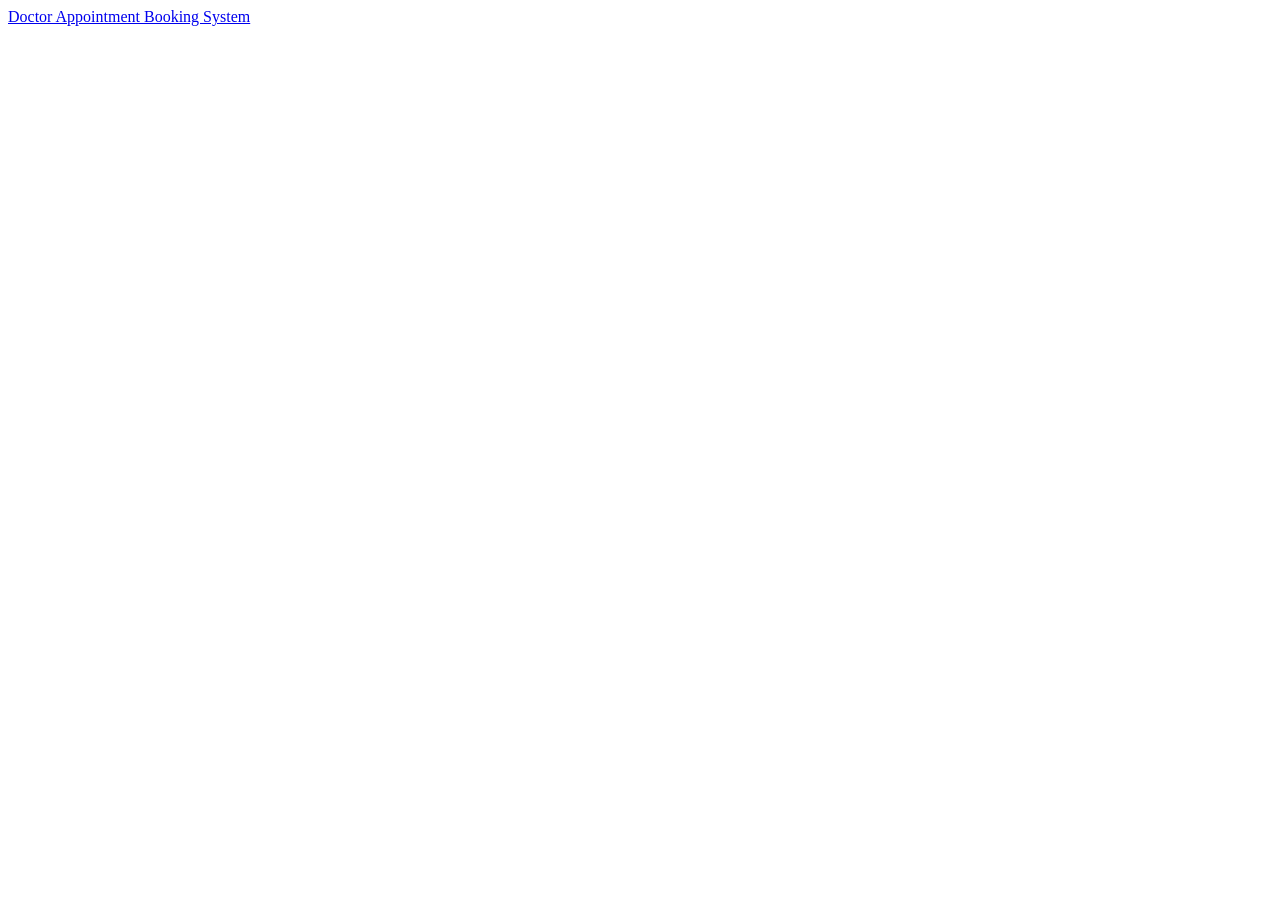
<file: index.html>
<!DOCTYPE html>
<html lang="en">
<head>
    <meta charset="UTF-8">
    <meta name="viewport" content="width=device-width, initial-scale=1.0">
    <title>Document</title>
</head>
<body>
    <a href="Doctor Appointment Booking System/index.html">Doctor Appointment Booking System</a>
</body>
</html>
</file>
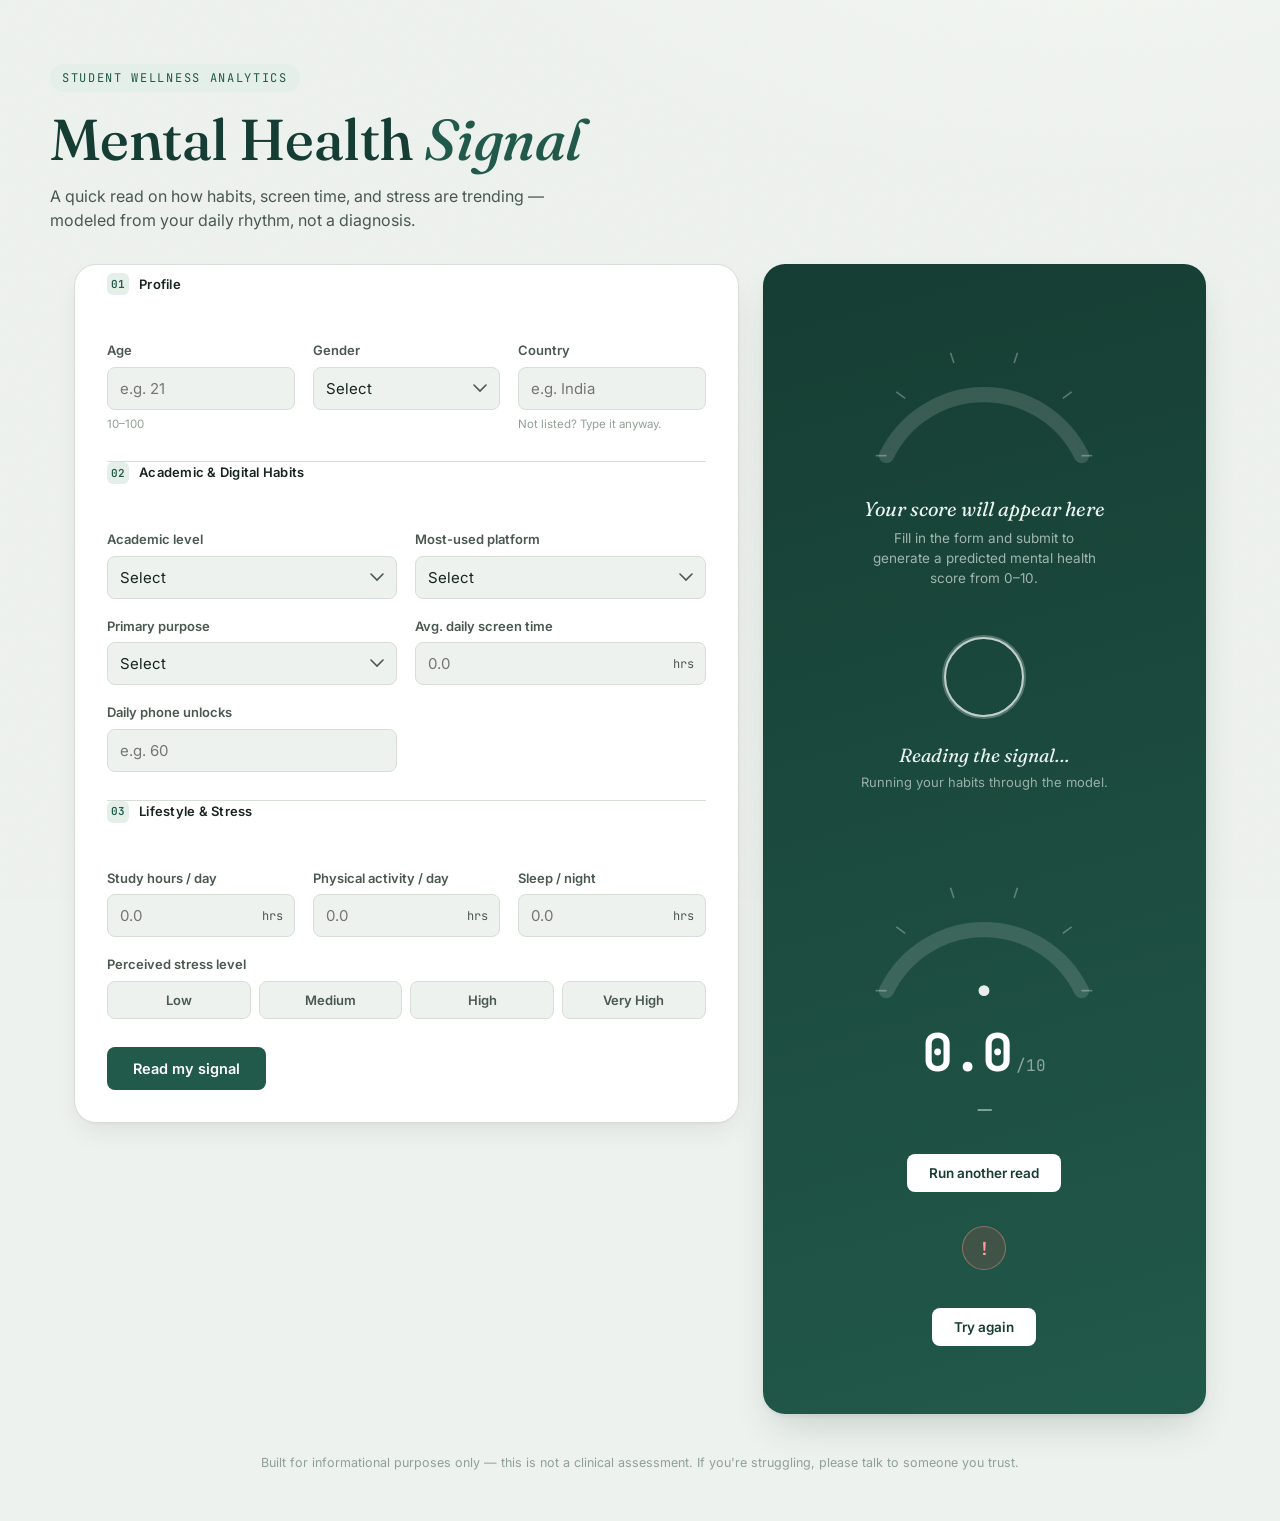
<file: Mental Health Signal/index.html>
<!DOCTYPE html>
<html lang="en">
<head>
<meta charset="UTF-8" />
<meta name="viewport" content="width=device-width, initial-scale=1.0" />
<title>Mental Health Signal — Student Wellness Analytics</title>
<link rel="preconnect" href="https://fonts.googleapis.com">
<link rel="preconnect" href="https://fonts.gstatic.com" crossorigin>
<link href="https://fonts.googleapis.com/css2?family=Fraunces:ital,opsz,wght@0,9..144,400;0,9..144,500;0,9..144,600;1,9..144,500&family=Inter:wght@400;500;600;700&family=JetBrains+Mono:wght@400;500;700&display=swap" rel="stylesheet">
<link rel="stylesheet" href="style.css" />
</head>
<body>

<div class="noise-overlay" aria-hidden="true"></div>

<header class="site-header">
  <div class="header-inner">
    <span class="eyebrow">Student Wellness Analytics</span>
    <h1 class="title">Mental Health <em>Signal</em></h1>
    <p class="subtitle">A quick read on how habits, screen time, and stress are trending — modeled from your daily rhythm, not a diagnosis.</p>
  </div>
</header>

<main class="layout">

  <!-- FORM PANEL -->
  <section class="panel form-panel" aria-labelledby="form-heading">
    <form id="predict-form" novalidate>

      <fieldset class="group">
        <legend><span class="legend-index">01</span> Profile</legend>
        <div class="grid grid-3">
          <div class="field">
            <label for="age">Age</label>
            <input type="number" id="age" name="age" min="10" max="100" step="1" required placeholder="e.g. 21" />
            <span class="hint">10–100</span>
            <span class="error-msg" data-for="age"></span>
          </div>
          <div class="field">
            <label for="gender">Gender</label>
            <select id="gender" name="gender" required>
              <option value="" disabled selected hidden>Select</option>
              <option value="Male">Male</option>
              <option value="Female">Female</option>
            </select>
            <span class="error-msg" data-for="gender"></span>
          </div>
          <div class="field">
            <label for="country">Country</label>
            <input type="text" id="country" name="country" list="country-list" required placeholder="e.g. India" autocomplete="off" />
            <datalist id="country-list">
              <option value="India"></option>
              <option value="USA"></option>
              <option value="Canada"></option>
              <option value="Australia"></option>
              <option value="UK"></option>
              <option value="Germany"></option>
              <option value="Mexico"></option>
              <option value="Turkey"></option>
              <option value="France"></option>
            </datalist>
            <span class="hint">Not listed? Type it anyway.</span>
            <span class="error-msg" data-for="country"></span>
          </div>
        </div>
      </fieldset>

      <fieldset class="group">
        <legend><span class="legend-index">02</span> Academic &amp; Digital Habits</legend>
        <div class="grid grid-2">
          <div class="field">
            <label for="academic_level">Academic level</label>
            <select id="academic_level" name="academic_level" required>
              <option value="" disabled selected hidden>Select</option>
              <option value="High School">High School</option>
              <option value="Undergraduate">Undergraduate</option>
              <option value="Graduate">Graduate</option>
            </select>
            <span class="error-msg" data-for="academic_level"></span>
          </div>
          <div class="field">
            <label for="most_used_platform">Most-used platform</label>
            <select id="most_used_platform" name="most_used_platform" required>
              <option value="" disabled selected hidden>Select</option>
              <option value="Facebook">Facebook</option>
              <option value="Instagram">Instagram</option>
              <option value="Snapchat">Snapchat</option>
              <option value="Twitter">Twitter</option>
              <option value="YouTube">YouTube</option>
              <option value="TikTok">TikTok</option>
              <option value="LinkedIn">LinkedIn</option>
              <option value="LINE">LINE</option>
              <option value="KakaoTalk">KakaoTalk</option>
              <option value="VKontakte">VKontakte</option>
              <option value="WhatsApp">WhatsApp</option>
              <option value="WeChat">WeChat</option>
            </select>
            <span class="error-msg" data-for="most_used_platform"></span>
          </div>
          <div class="field">
            <label for="purpose_of_use">Primary purpose</label>
            <select id="purpose_of_use" name="purpose_of_use" required>
              <option value="" disabled selected hidden>Select</option>
              <option value="Networking">Networking</option>
              <option value="Education">Education</option>
              <option value="Entertainment">Entertainment</option>
              <option value="News">News</option>
            </select>
            <span class="error-msg" data-for="purpose_of_use"></span>
          </div>
          <div class="field">
            <label for="avg_daily_usage_hours">Avg. daily screen time</label>
            <div class="unit-input">
              <input type="number" id="avg_daily_usage_hours" name="avg_daily_usage_hours" min="0" max="24" step="0.1" required placeholder="0.0" />
              <span class="unit">hrs</span>
            </div>
            <span class="error-msg" data-for="avg_daily_usage_hours"></span>
          </div>
          <div class="field">
            <label for="daily_unlocks">Daily phone unlocks</label>
            <input type="number" id="daily_unlocks" name="daily_unlocks" min="0" step="1" required placeholder="e.g. 60" />
            <span class="error-msg" data-for="daily_unlocks"></span>
          </div>
        </div>
      </fieldset>

      <fieldset class="group">
        <legend><span class="legend-index">03</span> Lifestyle &amp; Stress</legend>
        <div class="grid grid-3">
          <div class="field">
            <label for="study_hours">Study hours / day</label>
            <div class="unit-input">
              <input type="number" id="study_hours" name="study_hours" min="0" max="24" step="0.1" required placeholder="0.0" />
              <span class="unit">hrs</span>
            </div>
            <span class="error-msg" data-for="study_hours"></span>
          </div>
          <div class="field">
            <label for="physical_activity_hours">Physical activity / day</label>
            <div class="unit-input">
              <input type="number" id="physical_activity_hours" name="physical_activity_hours" min="0" max="24" step="0.1" required placeholder="0.0" />
              <span class="unit">hrs</span>
            </div>
            <span class="error-msg" data-for="physical_activity_hours"></span>
          </div>
          <div class="field">
            <label for="sleep_hours_per_night">Sleep / night</label>
            <div class="unit-input">
              <input type="number" id="sleep_hours_per_night" name="sleep_hours_per_night" min="0" max="24" step="0.1" required placeholder="0.0" />
              <span class="unit">hrs</span>
            </div>
            <span class="error-msg" data-for="sleep_hours_per_night"></span>
          </div>
          <div class="field field-span">
            <label for="stress_level">Perceived stress level</label>
            <div class="segmented" id="stress_level_group" data-name="stress_level">
              <button type="button" class="seg-btn" data-value="Low">Low</button>
              <button type="button" class="seg-btn" data-value="Medium">Medium</button>
              <button type="button" class="seg-btn" data-value="High">High</button>
              <button type="button" class="seg-btn" data-value="Very High">Very High</button>
            </div>
            <input type="hidden" id="stress_level" name="stress_level" required />
            <span class="error-msg" data-for="stress_level"></span>
          </div>
        </div>
      </fieldset>

      <div class="form-footer">
        <button type="submit" class="submit-btn" id="submit-btn">
          <span class="btn-label">Read my signal</span>
          <span class="btn-spinner" aria-hidden="true"></span>
        </button>
      </div>
    </form>
  </section>

  <!-- RESULT PANEL -->
  <aside class="panel result-panel" aria-live="polite">
    <div class="result-inner" id="result-inner">

      <div class="state state-idle" id="state-idle">
        <svg class="gauge gauge-idle" viewBox="0 0 240 160" aria-hidden="true">
          <path class="gauge-track" d="M 30 140 A 100 100 0 0 1 210 140" />
          <g class="gauge-ticks"></g>
        </svg>
        <p class="idle-label">Your score will appear here</p>
        <p class="idle-copy">Fill in the form and submit to generate a predicted mental health score from 0–10.</p>
      </div>

      <div class="state state-loading" id="state-loading" hidden>
        <div class="pulse-ring"></div>
        <p class="loading-label">Reading the signal…</p>
        <p class="loading-copy">Running your habits through the model.</p>
      </div>

      <div class="state state-result" id="state-result" hidden>
        <svg class="gauge gauge-result" viewBox="0 0 240 160" aria-hidden="true">
          <defs>
            <linearGradient id="gaugeGradient" x1="0%" y1="0%" x2="100%" y2="0%">
              <stop offset="0%" stop-color="#D9534F"/>
              <stop offset="45%" stop-color="#E3B341"/>
              <stop offset="100%" stop-color="#4C9A78"/>
            </linearGradient>
          </defs>
          <path class="gauge-track" d="M 30 140 A 100 100 0 0 1 210 140" />
          <path class="gauge-fill" id="gauge-fill" d="M 30 140 A 100 100 0 0 1 210 140" />
          <g class="gauge-ticks"></g>
          <circle class="gauge-needle-hub" cx="120" cy="140" r="5" />
        </svg>
        <div class="score-readout">
          <span class="score-number" id="score-number">0.0</span>
          <span class="score-max">/10</span>
        </div>
        <p class="score-band" id="score-band">—</p>
        <p class="score-context" id="score-context"></p>
        <button type="button" class="reset-btn" id="reset-btn">Run another read</button>
      </div>

      <div class="state state-error" id="state-error" hidden>
        <div class="error-icon" aria-hidden="true">!</div>
        <p class="error-copy" id="error-copy"></p>
        <button type="button" class="reset-btn" id="error-retry-btn">Try again</button>
      </div>

    </div>
  </aside>

</main>

<footer class="site-footer">
  <p>Built for informational purposes only — this is not a clinical assessment. If you're struggling, please talk to someone you trust.</p>
</footer>

<script src="script.js"></script>
</body>
</html>
</file>
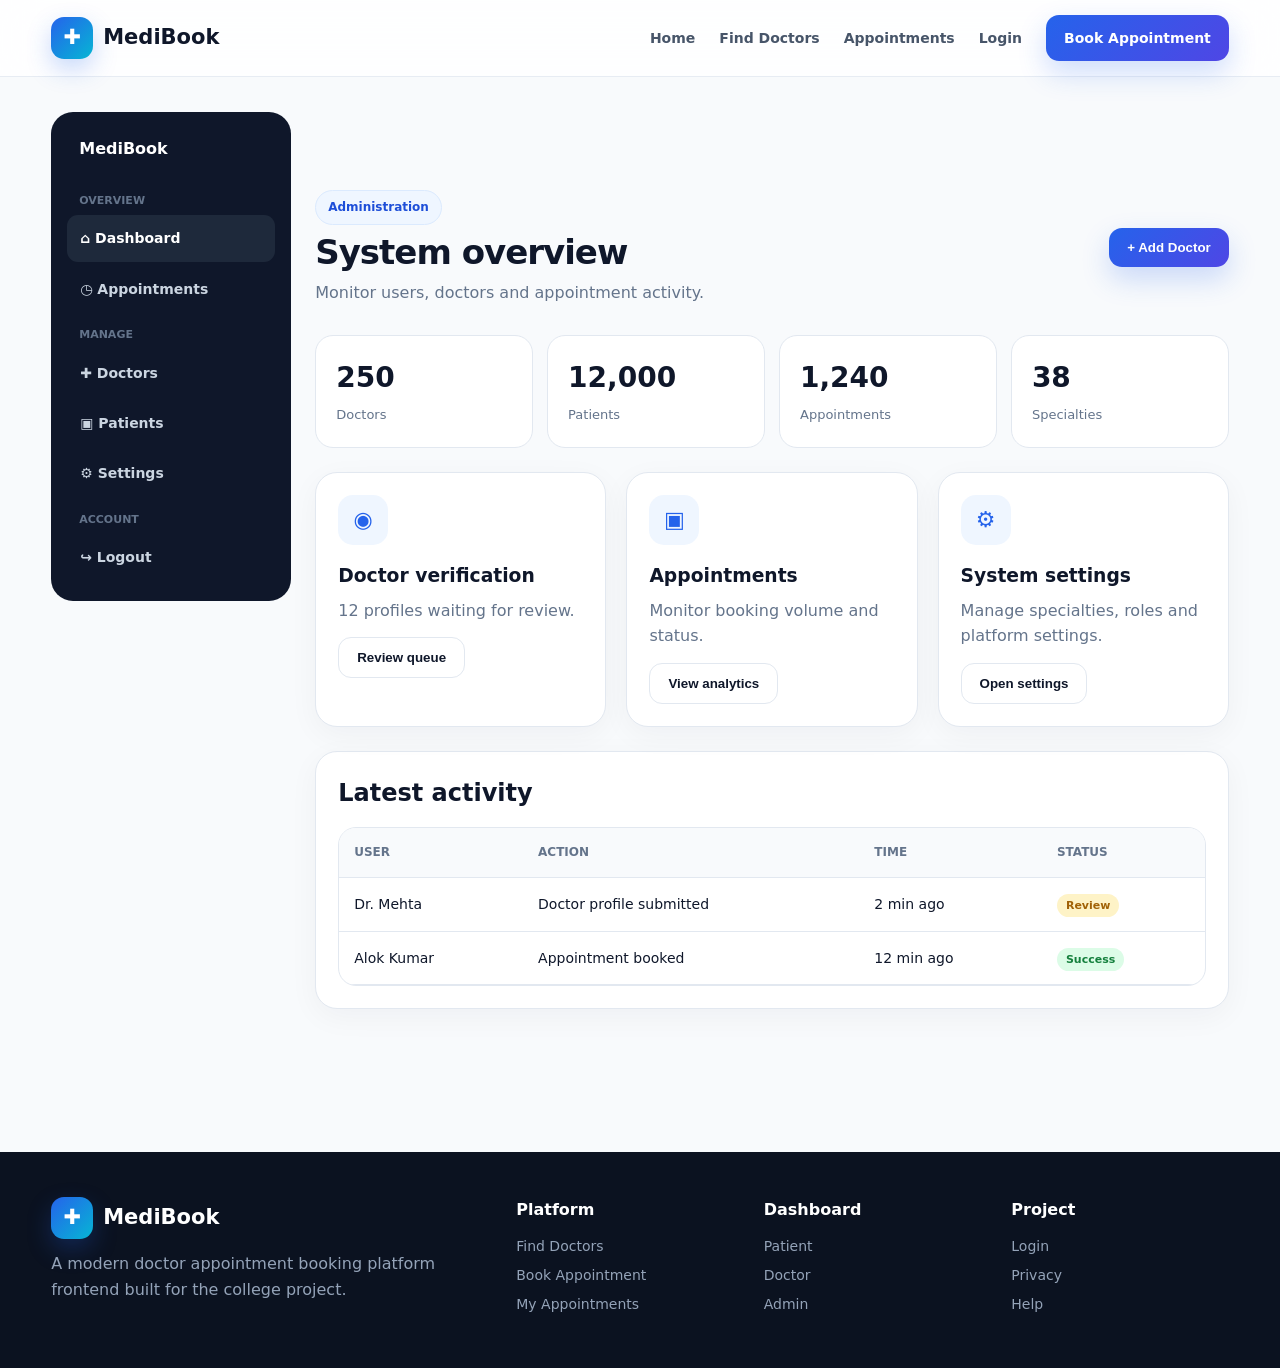
<file: Doctor Appointment Booking System/admin-dashboard.html>
<!doctype html>
<html lang="en">

<head>
  <meta charset="UTF-8">
  <meta name="viewport" content="width=device-width,initial-scale=1">
  <title>Admin Dashboard | MediBook</title>
  <meta name="description" content="Doctor Appointment Booking System frontend">
  <link rel="stylesheet" href="assets/style.css">
</head>

<body>
  <nav class="nav">
    <div class="container nav-inner">
      <a class="logo" href="index.html"><span class="logo-mark">✚</span> MediBook</a>
      <div class="nav-links">
        <a href="index.html">Home</a><a href="doctors.html">Find Doctors</a><a href="appointments.html">Appointments</a>
        <a href="login.html">Login</a><a class="btn btn-primary" href="book-appointment.html">Book Appointment</a>
      </div>
      <button class="btn btn-outline mobile-menu" data-demo="Mobile navigation demo">☰</button>
    </div>
  </nav>
  <main class="dashboard">
    <div class="container sidebar-layout">
      <aside class="sidebar">
        <div style="font-weight:900;color:#fff;padding:8px 12px 16px">MediBook</div>
        <div class="side-title">Overview</div><a class="side-link active" href="admin-dashboard.html">⌂ Dashboard</a><a
          class="side-link" href="appointments.html">◷ Appointments</a>
        <div class="side-title">Manage</div><a class="side-link" href="doctors.html">✚ Doctors</a><a class="side-link"
          href="#">▣ Patients</a><a class="side-link" href="#">⚙ Settings</a>
        <div class="side-title">Account</div><a class="side-link" href="login.html">↪ Logout</a>
      </aside>
      <section>
        <div class="dash-head">
          <div><span class="badge">Administration</span>
            <h1>System overview</h1>
            <p class="muted">Monitor users, doctors and appointment activity.</p>
          </div><button class="btn btn-primary" data-demo="Doctor verification opened">+ Add Doctor</button>
        </div>
        <div class="stats">
          <div class="stat"><strong data-count="250">0</strong><span>Doctors</span></div>
          <div class="stat"><strong data-count="12000">0</strong><span>Patients</span></div>
          <div class="stat"><strong data-count="1240">0</strong><span>Appointments</span></div>
          <div class="stat"><strong>38</strong><span>Specialties</span></div>
        </div>
        <div class="grid grid-3" style="margin-top:24px">
          <div class="card">
            <div class="icon-box">◉</div>
            <h3>Doctor verification</h3>
            <p class="muted">12 profiles waiting for review.</p><button class="btn btn-outline" style="margin-top:14px"
              data-demo="Verification queue opened">Review queue</button>
          </div>
          <div class="card">
            <div class="icon-box">▣</div>
            <h3>Appointments</h3>
            <p class="muted">Monitor booking volume and status.</p><button class="btn btn-outline"
              style="margin-top:14px" data-demo="Appointment analytics opened">View analytics</button>
          </div>
          <div class="card">
            <div class="icon-box">⚙</div>
            <h3>System settings</h3>
            <p class="muted">Manage specialties, roles and platform settings.</p><button class="btn btn-outline"
              style="margin-top:14px" data-demo="Settings opened">Open settings</button>
          </div>
        </div>
        <div class="card" style="margin-top:24px">
          <h2>Latest activity</h2>
          <div class="table-wrap" style="margin-top:15px">
            <table class="table">
              <tr>
                <th>User</th>
                <th>Action</th>
                <th>Time</th>
                <th>Status</th>
              </tr>
              <tr>
                <td>Dr. Mehta</td>
                <td>Doctor profile submitted</td>
                <td>2 min ago</td>
                <td><span class="status pending">Review</span></td>
              </tr>
              <tr>
                <td>Alok Kumar</td>
                <td>Appointment booked</td>
                <td>12 min ago</td>
                <td><span class="status confirmed">Success</span></td>
              </tr>
            </table>
          </div>
        </div>
      </section>
    </div>
  </main>
  <footer class="footer">
    <div class="container footer-grid">
      <div>
        <div class="logo"><span class="logo-mark">✚</span> <span style="color:white">MediBook</span></div>
        <p style="margin-top:12px">A modern doctor appointment booking platform frontend built for the college project.
        </p>
      </div>
      <div>
        <h4>Platform</h4><a href="doctors.html">Find Doctors</a><a href="book-appointment.html">Book Appointment</a><a
          href="appointments.html">My Appointments</a>
      </div>
      <div>
        <h4>Dashboard</h4><a href="patient-dashboard.html">Patient</a><a href="doctor-dashboard.html">Doctor</a><a
          href="admin-dashboard.html">Admin</a>
      </div>
      <div>
        <h4>Project</h4><a href="login.html">Login</a><a href="#">Privacy</a><a href="#">Help</a>
      </div>
    </div>
  </footer>
  <script src="assets/app.js"></script>
</body>

</html>
</file>
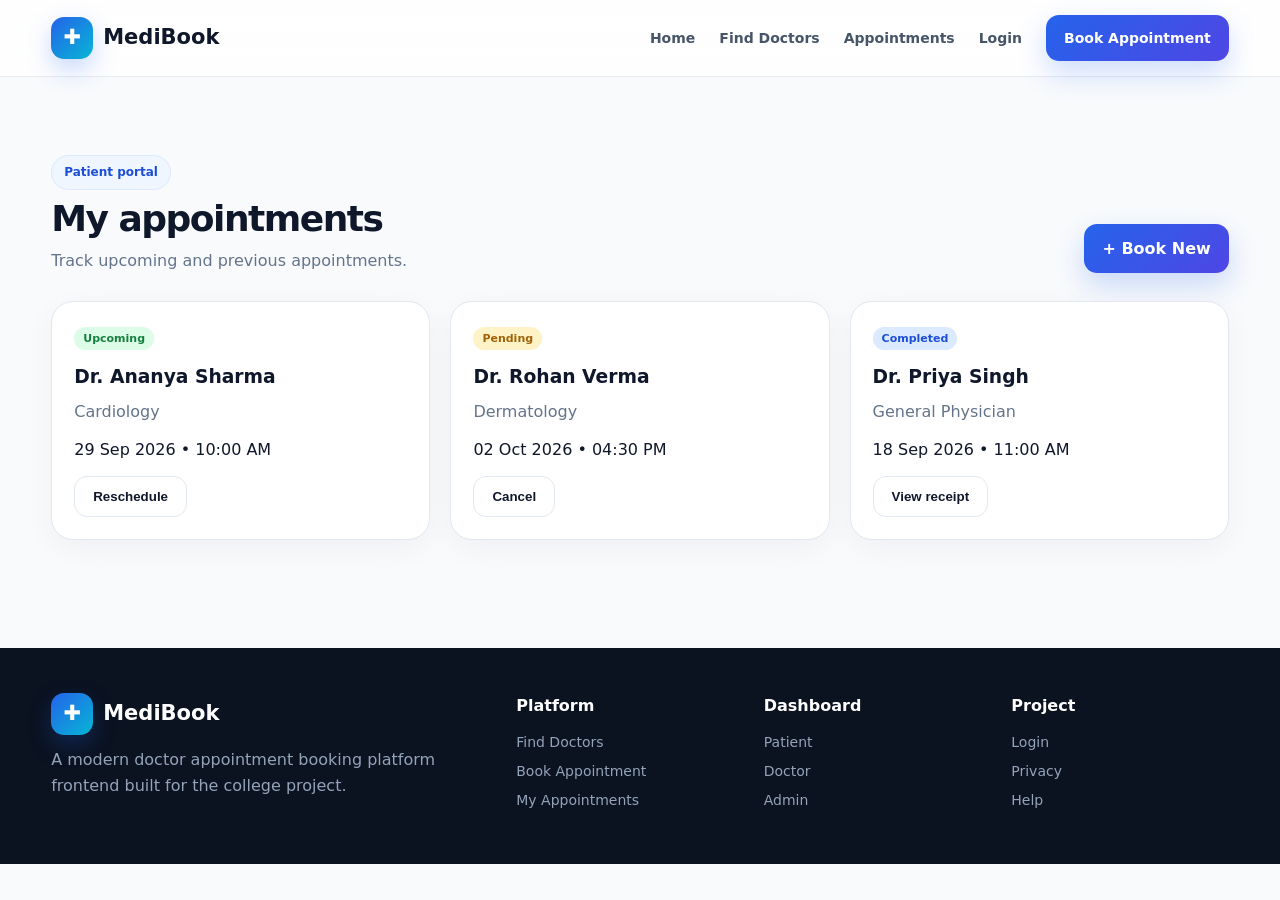
<file: Doctor Appointment Booking System/appointments.html>
<!doctype html>
<html lang="en">

<head>
  <meta charset="UTF-8">
  <meta name="viewport" content="width=device-width,initial-scale=1">
  <title>Appointments | MediBook</title>
  <meta name="description" content="Doctor Appointment Booking System frontend">
  <link rel="stylesheet" href="assets/style.css">
</head>

<body>
  <nav class="nav">
    <div class="container nav-inner">
      <a class="logo" href="index.html"><span class="logo-mark">✚</span> MediBook</a>
      <div class="nav-links">
        <a href="index.html">Home</a><a href="doctors.html">Find Doctors</a><a href="appointments.html">Appointments</a>
        <a href="login.html">Login</a><a class="btn btn-primary" href="book-appointment.html">Book Appointment</a>
      </div>
      <button class="btn btn-outline mobile-menu" data-demo="Mobile navigation demo">☰</button>
    </div>
  </nav>

  <main>
    <section>
      <div class="container">
        <div class="section-head">
          <div><span class="badge">Patient portal</span>
            <h2>My appointments</h2>
            <p>Track upcoming and previous appointments.</p>
          </div><a class="btn btn-primary" href="book-appointment.html">+ Book New</a>
        </div>
        <div class="grid grid-3">
          <div class="card"><span class="status confirmed">Upcoming</span>
            <h3 style="margin-top:12px">Dr. Ananya Sharma</h3>
            <p class="muted">Cardiology</p>
            <p style="margin-top:12px">29 Sep 2026 • 10:00 AM</p><button class="btn btn-outline" style="margin-top:14px"
              data-demo="Reschedule flow opened">Reschedule</button>
          </div>
          <div class="card"><span class="status pending">Pending</span>
            <h3 style="margin-top:12px">Dr. Rohan Verma</h3>
            <p class="muted">Dermatology</p>
            <p style="margin-top:12px">02 Oct 2026 • 04:30 PM</p><button class="btn btn-outline" style="margin-top:14px"
              data-demo="Cancellation confirmation opened">Cancel</button>
          </div>
          <div class="card"><span class="status completed">Completed</span>
            <h3 style="margin-top:12px">Dr. Priya Singh</h3>
            <p class="muted">General Physician</p>
            <p style="margin-top:12px">18 Sep 2026 • 11:00 AM</p><button class="btn btn-outline" style="margin-top:14px"
              data-demo="Receipt opened">View receipt</button>
          </div>
        </div>
      </div>
    </section>
  </main>

  <footer class="footer">
    <div class="container footer-grid">
      <div>
        <div class="logo"><span class="logo-mark">✚</span> <span style="color:white">MediBook</span></div>
        <p style="margin-top:12px">A modern doctor appointment booking platform frontend built for the college project.
        </p>
      </div>
      <div>
        <h4>Platform</h4><a href="doctors.html">Find Doctors</a><a href="book-appointment.html">Book Appointment</a><a
          href="appointments.html">My Appointments</a>
      </div>
      <div>
        <h4>Dashboard</h4><a href="patient-dashboard.html">Patient</a><a href="doctor-dashboard.html">Doctor</a><a
          href="admin-dashboard.html">Admin</a>
      </div>
      <div>
        <h4>Project</h4><a href="login.html">Login</a><a href="#">Privacy</a><a href="#">Help</a>
      </div>
    </div>
  </footer>
  <script src="assets/app.js"></script>
</body>

</html>
</file>
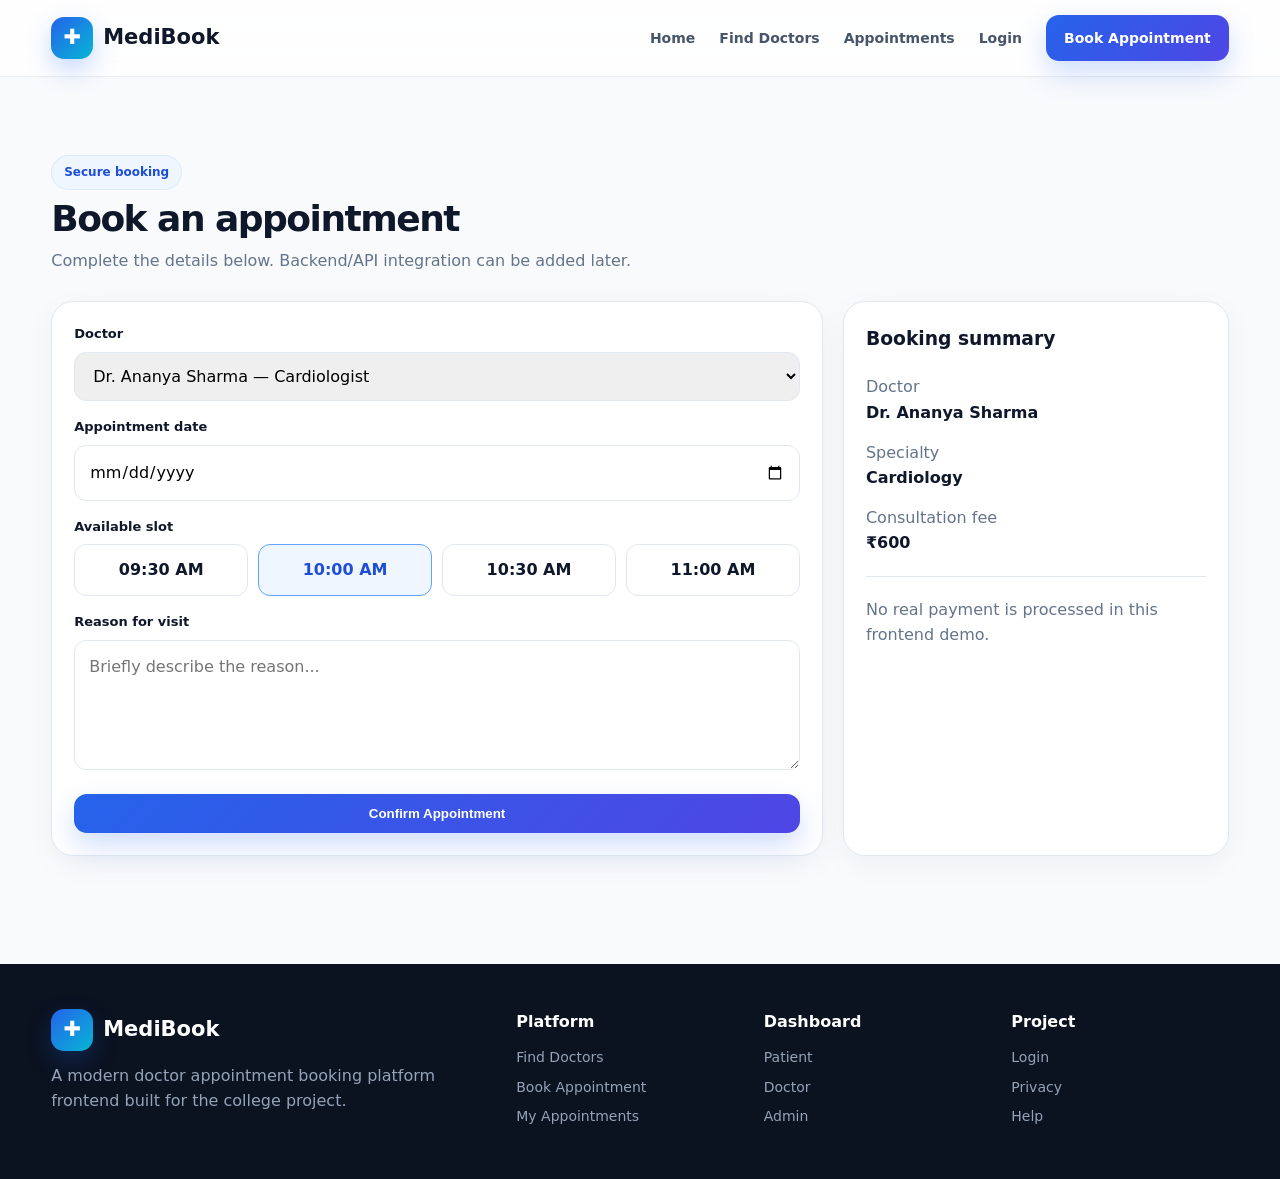
<file: Doctor Appointment Booking System/book-appointment.html>
<!doctype html>
<html lang="en">

<head>
  <meta charset="UTF-8">
  <meta name="viewport" content="width=device-width,initial-scale=1">
  <title>Book Appointment | MediBook</title>
  <meta name="description" content="Doctor Appointment Booking System frontend">
  <link rel="stylesheet" href="assets/style.css">
</head>

<body>
  <nav class="nav">
    <div class="container nav-inner">
      <a class="logo" href="index.html"><span class="logo-mark">✚</span> MediBook</a>
      <div class="nav-links">
        <a href="index.html">Home</a><a href="doctors.html">Find Doctors</a><a href="appointments.html">Appointments</a>
        <a href="login.html">Login</a><a class="btn btn-primary" href="book-appointment.html">Book Appointment</a>
      </div>
      <button class="btn btn-outline mobile-menu" data-demo="Mobile navigation demo">☰</button>
    </div>
  </nav>

  <main>
    <section>
      <div class="container">
        <div class="section-head">
          <div><span class="badge">Secure booking</span>
            <h2>Book an appointment</h2>
            <p>Complete the details below. Backend/API integration can be added later.</p>
          </div>
        </div>
        <div class="grid" style="grid-template-columns:1.4fr .7fr">
          <form class="card" data-form data-message="Appointment booked successfully in demo mode!">
            <div class="form-group"><label>Doctor</label><select>
                <option>Dr. Ananya Sharma — Cardiologist</option>
                <option>Dr. Rohan Verma — Dermatologist</option>
              </select></div>
            <div class="form-group"><label>Appointment date</label><input type="date"></div>
            <div class="form-group"><label>Available slot</label>
              <div class="slot-grid">
                <div class="slot">09:30 AM</div>
                <div class="slot selected">10:00 AM</div>
                <div class="slot">10:30 AM</div>
                <div class="slot">11:00 AM</div>
              </div>
            </div>
            <div class="form-group"><label>Reason for visit</label><textarea rows="4"
                placeholder="Briefly describe the reason..."></textarea></div>
            <button class="btn btn-primary" style="width:100%">Confirm Appointment</button>
          </form>
          <div class="card">
            <h3>Booking summary</h3>
            <div style="margin-top:20px">
              <p class="muted">Doctor</p><strong>Dr. Ananya Sharma</strong>
              <p class="muted" style="margin-top:14px">Specialty</p><strong>Cardiology</strong>
              <p class="muted" style="margin-top:14px">Consultation fee</p><strong>₹600</strong>
              <hr style="border:0;border-top:1px solid var(--line);margin:20px 0">
              <p class="muted">No real payment is processed in this frontend demo.</p>
            </div>
          </div>
        </div>
      </div>
    </section>
  </main>

  <footer class="footer">
    <div class="container footer-grid">
      <div>
        <div class="logo"><span class="logo-mark">✚</span> <span style="color:white">MediBook</span></div>
        <p style="margin-top:12px">A modern doctor appointment booking platform frontend built for the college project.
        </p>
      </div>
      <div>
        <h4>Platform</h4><a href="doctors.html">Find Doctors</a><a href="book-appointment.html">Book Appointment</a><a
          href="appointments.html">My Appointments</a>
      </div>
      <div>
        <h4>Dashboard</h4><a href="patient-dashboard.html">Patient</a><a href="doctor-dashboard.html">Doctor</a><a
          href="admin-dashboard.html">Admin</a>
      </div>
      <div>
        <h4>Project</h4><a href="login.html">Login</a><a href="#">Privacy</a><a href="#">Help</a>
      </div>
    </div>
  </footer>
  <script src="assets/app.js"></script>
</body>

</html>
</file>
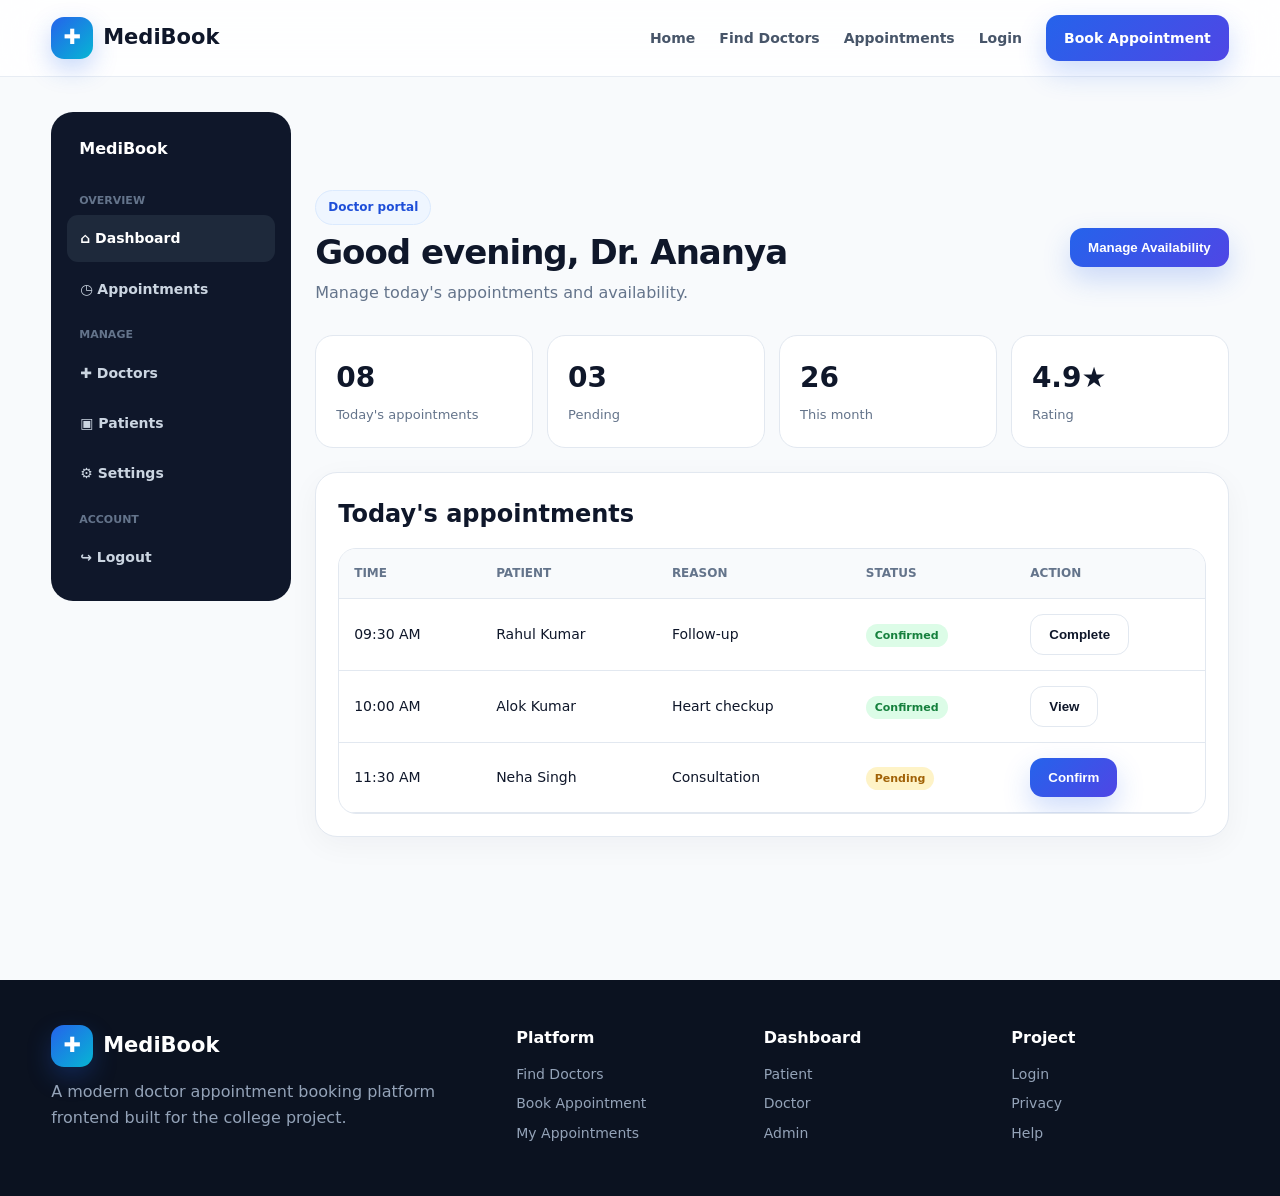
<file: Doctor Appointment Booking System/doctor-dashboard.html>
<!doctype html>
<html lang="en">

<head>
  <meta charset="UTF-8">
  <meta name="viewport" content="width=device-width,initial-scale=1">
  <title>Doctor Dashboard | MediBook</title>
  <meta name="description" content="Doctor Appointment Booking System frontend">
  <link rel="stylesheet" href="assets/style.css">
</head>

<body>
  <nav class="nav">
    <div class="container nav-inner">
      <a class="logo" href="index.html"><span class="logo-mark">✚</span> MediBook</a>
      <div class="nav-links">
        <a href="index.html">Home</a><a href="doctors.html">Find Doctors</a><a href="appointments.html">Appointments</a>
        <a href="login.html">Login</a><a class="btn btn-primary" href="book-appointment.html">Book Appointment</a>
      </div>
      <button class="btn btn-outline mobile-menu" data-demo="Mobile navigation demo">☰</button>
    </div>
  </nav>
  <main class="dashboard">
    <div class="container sidebar-layout">
      <aside class="sidebar">
        <div style="font-weight:900;color:#fff;padding:8px 12px 16px">MediBook</div>
        <div class="side-title">Overview</div><a class="side-link active" href="doctor-dashboard.html">⌂ Dashboard</a><a
          class="side-link" href="appointments.html">◷ Appointments</a>
        <div class="side-title">Manage</div><a class="side-link" href="doctors.html">✚ Doctors</a><a class="side-link"
          href="#">▣ Patients</a><a class="side-link" href="#">⚙ Settings</a>
        <div class="side-title">Account</div><a class="side-link" href="login.html">↪ Logout</a>
      </aside>
      <section>
        <div class="dash-head">
          <div><span class="badge">Doctor portal</span>
            <h1>Good evening, Dr. Ananya</h1>
            <p class="muted">Manage today's appointments and availability.</p>
          </div><button class="btn btn-primary" data-demo="Availability updated">Manage Availability</button>
        </div>
        <div class="stats">
          <div class="stat"><strong>08</strong><span>Today's appointments</span></div>
          <div class="stat"><strong>03</strong><span>Pending</span></div>
          <div class="stat"><strong>26</strong><span>This month</span></div>
          <div class="stat"><strong>4.9★</strong><span>Rating</span></div>
        </div>
        <div class="card" style="margin-top:24px">
          <h2>Today's appointments</h2>
          <div class="table-wrap" style="margin-top:15px">
            <table class="table">
              <tr>
                <th>Time</th>
                <th>Patient</th>
                <th>Reason</th>
                <th>Status</th>
                <th>Action</th>
              </tr>
              <tr>
                <td>09:30 AM</td>
                <td>Rahul Kumar</td>
                <td>Follow-up</td>
                <td><span class="status confirmed">Confirmed</span></td>
                <td><button class="btn btn-outline" data-demo="Appointment marked completed">Complete</button></td>
              </tr>
              <tr>
                <td>10:00 AM</td>
                <td>Alok Kumar</td>
                <td>Heart checkup</td>
                <td><span class="status confirmed">Confirmed</span></td>
                <td><button class="btn btn-outline" data-demo="Patient details opened">View</button></td>
              </tr>
              <tr>
                <td>11:30 AM</td>
                <td>Neha Singh</td>
                <td>Consultation</td>
                <td><span class="status pending">Pending</span></td>
                <td><button class="btn btn-primary" data-demo="Appointment confirmed">Confirm</button></td>
              </tr>
            </table>
          </div>
        </div>
      </section>
    </div>
  </main>
  <footer class="footer">
    <div class="container footer-grid">
      <div>
        <div class="logo"><span class="logo-mark">✚</span> <span style="color:white">MediBook</span></div>
        <p style="margin-top:12px">A modern doctor appointment booking platform frontend built for the college project.
        </p>
      </div>
      <div>
        <h4>Platform</h4><a href="doctors.html">Find Doctors</a><a href="book-appointment.html">Book Appointment</a><a
          href="appointments.html">My Appointments</a>
      </div>
      <div>
        <h4>Dashboard</h4><a href="patient-dashboard.html">Patient</a><a href="doctor-dashboard.html">Doctor</a><a
          href="admin-dashboard.html">Admin</a>
      </div>
      <div>
        <h4>Project</h4><a href="login.html">Login</a><a href="#">Privacy</a><a href="#">Help</a>
      </div>
    </div>
  </footer>
  <script src="assets/app.js"></script>
</body>

</html>
</file>
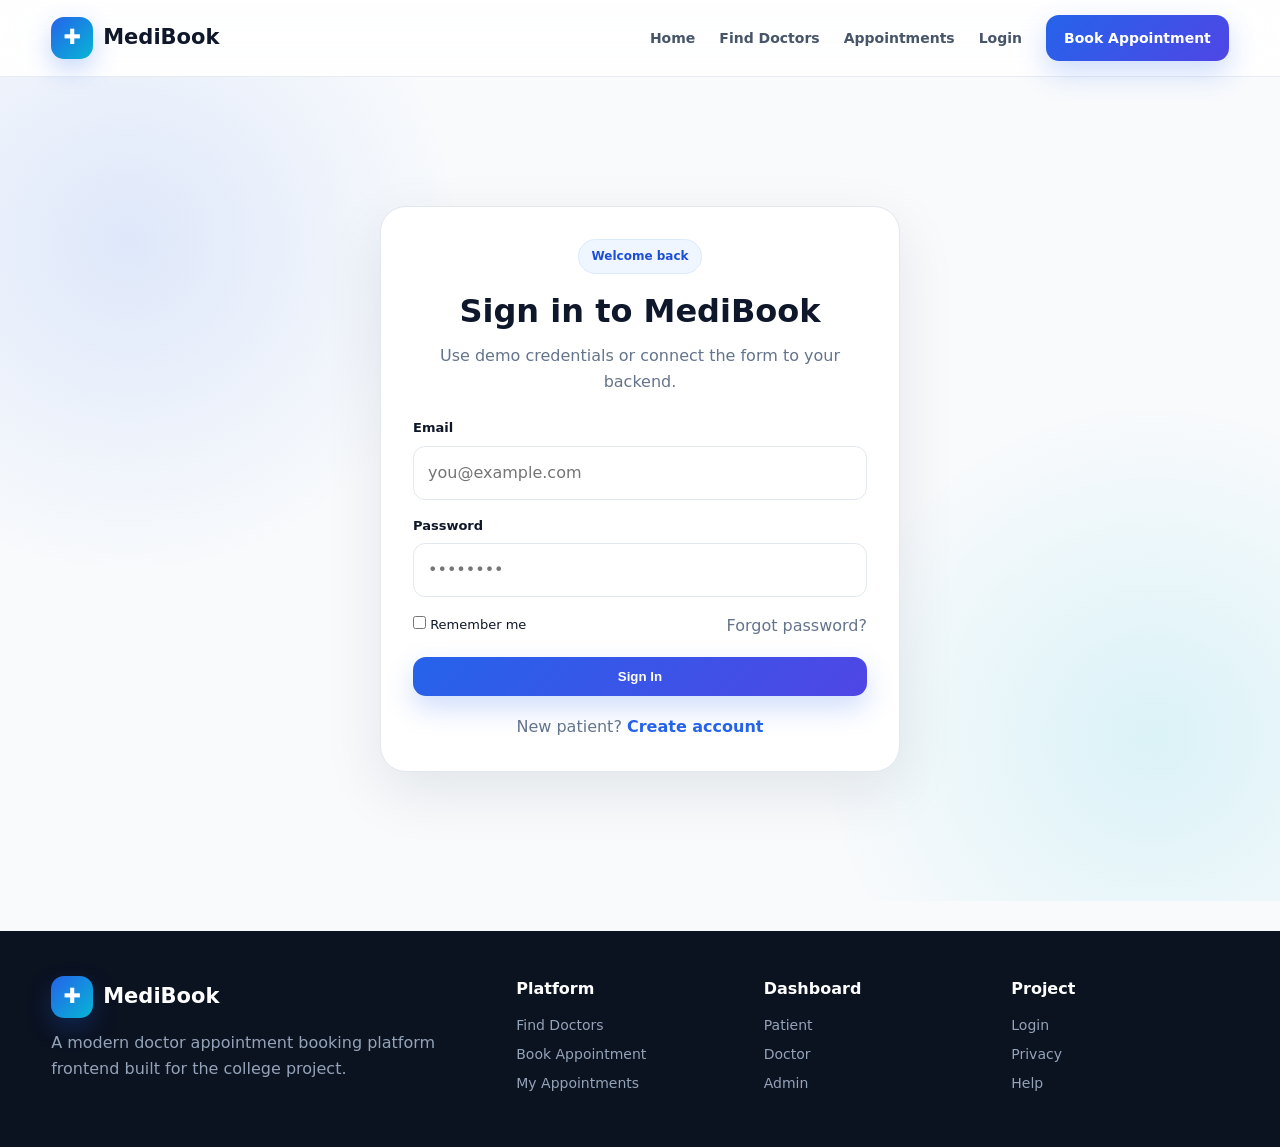
<file: Doctor Appointment Booking System/login.html>
<!doctype html>
<html lang="en">

<head>
  <meta charset="UTF-8">
  <meta name="viewport" content="width=device-width,initial-scale=1">
  <title>Login | MediBook</title>
  <meta name="description" content="Doctor Appointment Booking System frontend">
  <link rel="stylesheet" href="assets/style.css">
</head>

<body>
  <nav class="nav">
    <div class="container nav-inner">
      <a class="logo" href="index.html"><span class="logo-mark">✚</span> MediBook</a>
      <div class="nav-links">
        <a href="index.html">Home</a><a href="doctors.html">Find Doctors</a><a href="appointments.html">Appointments</a>
        <a href="login.html">Login</a><a class="btn btn-primary" href="book-appointment.html">Book Appointment</a>
      </div>
      <button class="btn btn-outline mobile-menu" data-demo="Mobile navigation demo">☰</button>
    </div>
  </nav>

  <main class="form-page">
    <div class="form-card">
      <div style="text-align:center"><span class="badge">Welcome back</span>
        <h1 style="margin:12px 0 6px">Sign in to MediBook</h1>
        <p class="muted">Use demo credentials or connect the form to your backend.</p>
      </div>
      <form data-form data-message="Login successful in demo mode!">
        <div class="form-group" style="margin-top:24px"><label>Email</label><input type="email"
            placeholder="you@example.com" required></div>
        <div class="form-group"><label>Password</label><input type="password" placeholder="••••••••" required></div>
        <div style="display:flex;justify-content:space-between;align-items:center;margin-bottom:18px"><label
            style="font-size:13px"><input type="checkbox"> Remember me</label><a href="#" class="muted">Forgot
            password?</a></div><button class="btn btn-primary" style="width:100%">Sign In</button>
      </form>
      <p style="text-align:center;margin-top:18px;color:var(--muted)">New patient? <a href="register.html"
          style="color:var(--primary);font-weight:800">Create account</a></p>
    </div>
  </main>

  <footer class="footer">
    <div class="container footer-grid">
      <div>
        <div class="logo"><span class="logo-mark">✚</span> <span style="color:white">MediBook</span></div>
        <p style="margin-top:12px">A modern doctor appointment booking platform frontend built for the college project.
        </p>
      </div>
      <div>
        <h4>Platform</h4><a href="doctors.html">Find Doctors</a><a href="book-appointment.html">Book Appointment</a><a
          href="appointments.html">My Appointments</a>
      </div>
      <div>
        <h4>Dashboard</h4><a href="patient-dashboard.html">Patient</a><a href="doctor-dashboard.html">Doctor</a><a
          href="admin-dashboard.html">Admin</a>
      </div>
      <div>
        <h4>Project</h4><a href="login.html">Login</a><a href="#">Privacy</a><a href="#">Help</a>
      </div>
    </div>
  </footer>
  <script src="assets/app.js"></script>
</body>

</html>
</file>
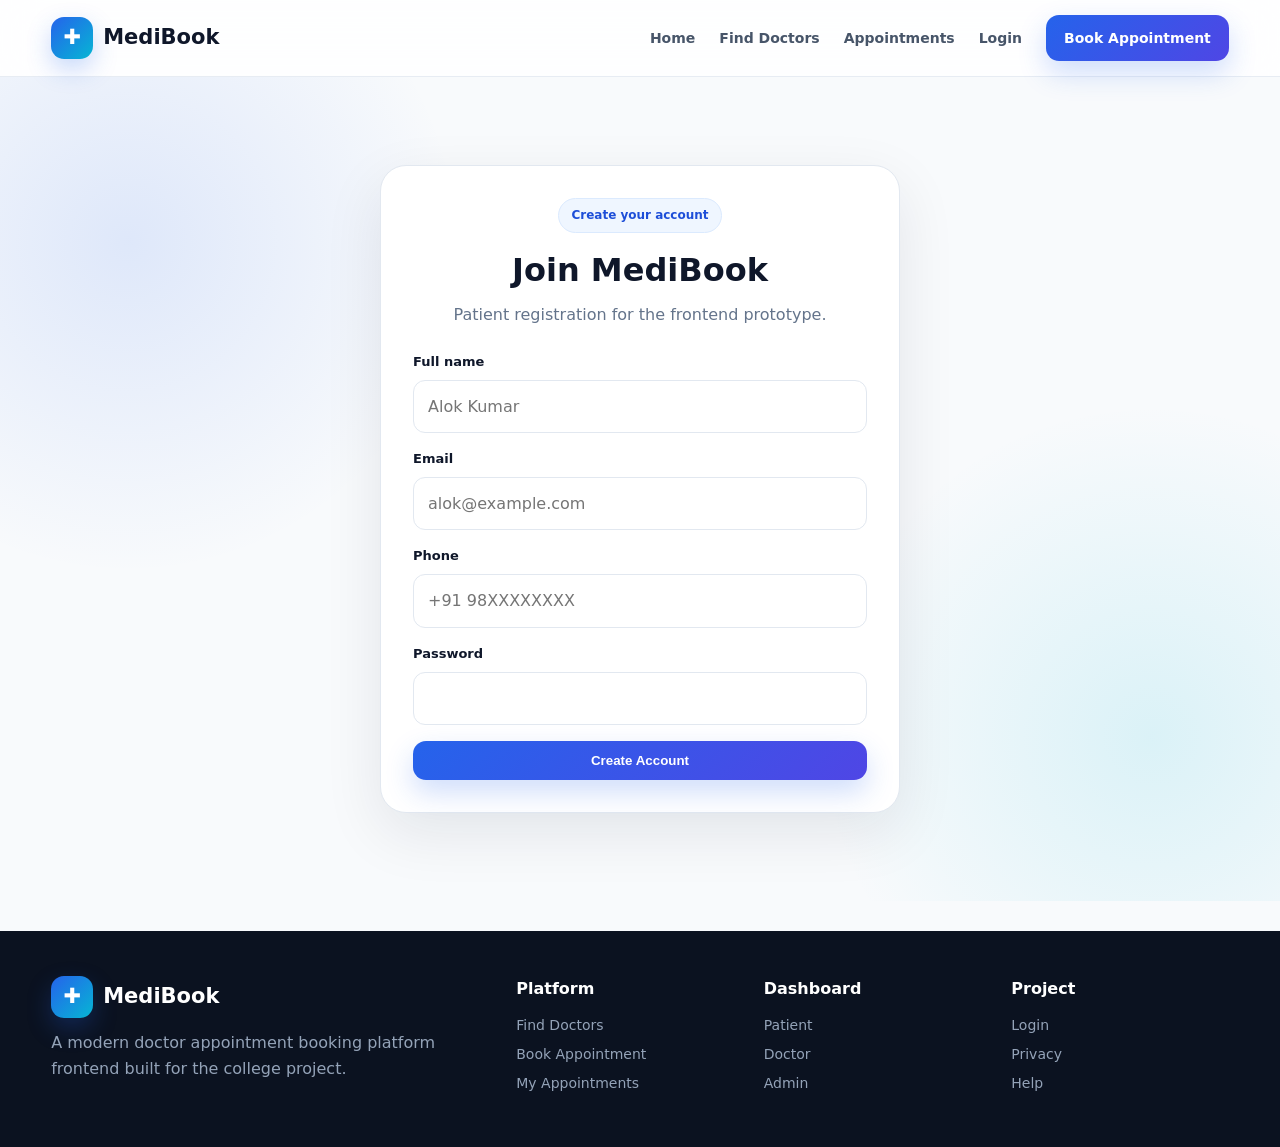
<file: Doctor Appointment Booking System/register.html>
<!doctype html>
<html lang="en">

<head>
  <meta charset="UTF-8">
  <meta name="viewport" content="width=device-width,initial-scale=1">
  <title>Register | MediBook</title>
  <meta name="description" content="Doctor Appointment Booking System frontend">
  <link rel="stylesheet" href="assets/style.css">
</head>

<body>
  <nav class="nav">
    <div class="container nav-inner">
      <a class="logo" href="index.html"><span class="logo-mark">✚</span> MediBook</a>
      <div class="nav-links">
        <a href="index.html">Home</a><a href="doctors.html">Find Doctors</a><a href="appointments.html">Appointments</a>
        <a href="login.html">Login</a><a class="btn btn-primary" href="book-appointment.html">Book Appointment</a>
      </div>
      <button class="btn btn-outline mobile-menu" data-demo="Mobile navigation demo">☰</button>
    </div>
  </nav>

  <main class="form-page">
    <div class="form-card">
      <div style="text-align:center"><span class="badge">Create your account</span>
        <h1 style="margin:12px 0 6px">Join MediBook</h1>
        <p class="muted">Patient registration for the frontend prototype.</p>
      </div>
      <form data-form data-message="Account created in demo mode!">
        <div class="form-group" style="margin-top:24px"><label>Full name</label><input required
            placeholder="Alok Kumar"></div>
        <div class="form-group"><label>Email</label><input type="email" required placeholder="alok@example.com"></div>
        <div class="form-group"><label>Phone</label><input placeholder="+91 98XXXXXXXX"></div>
        <div class="form-group"><label>Password</label><input type="password" required></div><button
          class="btn btn-primary" style="width:100%">Create Account</button>
      </form>
    </div>
  </main>

  <footer class="footer">
    <div class="container footer-grid">
      <div>
        <div class="logo"><span class="logo-mark">✚</span> <span style="color:white">MediBook</span></div>
        <p style="margin-top:12px">A modern doctor appointment booking platform frontend built for the college project.
        </p>
      </div>
      <div>
        <h4>Platform</h4><a href="doctors.html">Find Doctors</a><a href="book-appointment.html">Book Appointment</a><a
          href="appointments.html">My Appointments</a>
      </div>
      <div>
        <h4>Dashboard</h4><a href="patient-dashboard.html">Patient</a><a href="doctor-dashboard.html">Doctor</a><a
          href="admin-dashboard.html">Admin</a>
      </div>
      <div>
        <h4>Project</h4><a href="login.html">Login</a><a href="#">Privacy</a><a href="#">Help</a>
      </div>
    </div>
  </footer>
  <script src="assets/app.js"></script>
</body>

</html>
</file>
<file: Mental Health Signal/style.css>
/* =========================================================
   TOKENS
   ========================================================= */
:root {
  --ink:        #182420;
  --ink-soft:   #4A5850;
  --paper:      #EEF2EE;
  --paper-deep: #E2E8E1;
  --surface:    #FFFFFF;
  --line:       #D6DED5;

  --pine:       #21594A;
  --pine-deep:  #163D33;
  --pine-tint:  #E4EFE9;

  --amber:      #E3B341;
  --coral:      #D9534F;
  --sage:       #4C9A78;

  --font-display: 'Fraunces', Georgia, serif;
  --font-body:    'Inter', -apple-system, sans-serif;
  --font-mono:    'JetBrains Mono', 'SFMono-Regular', monospace;

  --radius-sm: 8px;
  --radius-md: 14px;
  --radius-lg: 22px;

  --shadow-card: 0 1px 2px rgba(24,36,32,0.04), 0 12px 28px -8px rgba(24,36,32,0.10);
  --shadow-lift: 0 2px 4px rgba(24,36,32,0.06), 0 20px 40px -12px rgba(22,61,51,0.20);
}

* { box-sizing: border-box; }

html { -webkit-font-smoothing: antialiased; }

body {
  margin: 0;
  background:
    radial-gradient(1200px 600px at 85% -10%, #F4F8F3 0%, transparent 55%),
    var(--paper);
  color: var(--ink);
  font-family: var(--font-body);
  line-height: 1.5;
  position: relative;
}

.noise-overlay {
  position: fixed;
  inset: 0;
  pointer-events: none;
  z-index: 0;
  opacity: 0.025;
  background-image: url("data:image/svg+xml,%3Csvg xmlns='http://www.w3.org/2000/svg' width='90' height='90'%3E%3Cfilter id='n'%3E%3CfeTurbulence type='fractalNoise' baseFrequency='0.9' numOctaves='2' stitchTiles='stitch'/%3E%3C/filter%3E%3Crect width='100%25' height='100%25' filter='url(%23n)'/%3E%3C/svg%3E");
}

/* =========================================================
   HEADER
   ========================================================= */
.site-header {
  padding: 64px 24px 32px;
  position: relative;
  z-index: 1;
}

.header-inner {
  max-width: 1180px;
  margin: 0 auto;
}

.eyebrow {
  display: inline-block;
  font-family: var(--font-mono);
  font-size: 12px;
  letter-spacing: 0.14em;
  text-transform: uppercase;
  color: var(--pine);
  background: var(--pine-tint);
  padding: 5px 12px;
  border-radius: 100px;
  margin-bottom: 18px;
}

.title {
  font-family: var(--font-display);
  font-weight: 500;
  font-size: clamp(2.4rem, 5vw, 3.6rem);
  line-height: 1.05;
  margin: 0 0 14px;
  letter-spacing: -0.01em;
  color: var(--pine-deep);
}

.title em {
  font-style: italic;
  font-weight: 500;
  color: var(--pine);
}

.subtitle {
  max-width: 560px;
  font-size: 16px;
  color: var(--ink-soft);
  margin: 0;
}

/* =========================================================
   LAYOUT
   ========================================================= */
.layout {
  max-width: 1180px;
  margin: 0 auto;
  padding: 0 24px 40px;
  display: grid;
  grid-template-columns: 1.5fr 1fr;
  gap: 24px;
  align-items: start;
  position: relative;
  z-index: 1;
}

.panel {
  background: var(--surface);
  border-radius: var(--radius-lg);
  border: 1px solid var(--line);
  box-shadow: var(--shadow-card);
}

.form-panel { padding: 8px 32px 32px; }

.result-panel {
  position: sticky;
  top: 24px;
  min-height: 520px;
  background: linear-gradient(165deg, var(--pine-deep) 0%, var(--pine) 100%);
  border: none;
  box-shadow: var(--shadow-lift);
  display: flex;
  color: #EAF3EE;
}

/* =========================================================
   FORM
   ========================================================= */
fieldset.group {
  border: none;
  margin: 0;
  padding: 28px 0;
  border-bottom: 1px solid var(--line);
}
fieldset.group:last-of-type { border-bottom: none; padding-bottom: 8px; }

legend {
  font-family: var(--font-body);
  font-weight: 600;
  font-size: 13px;
  letter-spacing: 0.02em;
  color: var(--ink);
  display: flex;
  align-items: center;
  gap: 10px;
  padding: 0;
  margin-bottom: 18px;
}

.legend-index {
  font-family: var(--font-mono);
  font-size: 11px;
  color: var(--pine);
  background: var(--pine-tint);
  width: 22px;
  height: 22px;
  border-radius: 6px;
  display: inline-flex;
  align-items: center;
  justify-content: center;
}

.grid {
  display: grid;
  gap: 18px;
}
.grid-2 { grid-template-columns: repeat(2, 1fr); }
.grid-3 { grid-template-columns: repeat(3, 1fr); }

.field { display: flex; flex-direction: column; gap: 6px; position: relative; }
.field-span { grid-column: 1 / -1; }

label {
  font-size: 13px;
  font-weight: 600;
  color: var(--ink-soft);
}

input[type="text"],
input[type="number"],
select {
  font-family: var(--font-body);
  font-size: 15px;
  color: var(--ink);
  background: var(--paper);
  border: 1.5px solid var(--line);
  border-radius: var(--radius-sm);
  padding: 11px 12px;
  width: 100%;
  transition: border-color 0.15s ease, background 0.15s ease, box-shadow 0.15s ease;
  appearance: none;
}

select {
  background-image: url("data:image/svg+xml,%3Csvg xmlns='http://www.w3.org/2000/svg' width='14' height='9'%3E%3Cpath d='M1 1l6 6 6-6' stroke='%234A5850' stroke-width='1.6' fill='none' stroke-linecap='round'/%3E%3C/svg%3E");
  background-repeat: no-repeat;
  background-position: right 12px center;
  padding-right: 34px;
  cursor: pointer;
}

input:hover, select:hover { border-color: #B9C6B7; }

input:focus, select:focus {
  outline: none;
  border-color: var(--pine);
  background: var(--surface);
  box-shadow: 0 0 0 3px var(--pine-tint);
}

input:invalid:not(:placeholder-shown):not(:focus) {
  border-color: var(--coral);
}

.field.field-error input,
.field.field-error select {
  border-color: var(--coral);
  background: #FBEEEE;
}

.unit-input { position: relative; }
.unit-input input { padding-right: 44px; }
.unit-input .unit {
  position: absolute;
  right: 12px;
  top: 50%;
  transform: translateY(-50%);
  font-family: var(--font-mono);
  font-size: 12px;
  color: var(--ink-soft);
  pointer-events: none;
}

.hint {
  font-size: 11.5px;
  color: #90A096;
}

.error-msg {
  font-size: 12px;
  color: var(--coral);
  min-height: 0;
  display: none;
}
.field.field-error .error-msg { display: block; }

/* segmented control for stress level */
.segmented {
  display: grid;
  grid-template-columns: repeat(4, 1fr);
  gap: 8px;
}

.seg-btn {
  font-family: var(--font-body);
  font-size: 13px;
  font-weight: 600;
  color: var(--ink-soft);
  background: var(--paper);
  border: 1.5px solid var(--line);
  border-radius: var(--radius-sm);
  padding: 10px 8px;
  cursor: pointer;
  transition: all 0.15s ease;
}
.seg-btn:hover { border-color: #B9C6B7; color: var(--ink); }
.seg-btn.active {
  background: var(--pine);
  border-color: var(--pine);
  color: #fff;
}
.seg-btn[data-value="Very High"].active { background: var(--coral); border-color: var(--coral); }
.seg-btn[data-value="High"].active { background: #C97C3B; border-color: #C97C3B; }

/* footer / submit */
.form-footer {
  display: flex;
  align-items: center;
  justify-content: space-between;
  gap: 16px;
  padding-top: 20px;
}

.api-note {
  font-family: var(--font-mono);
  font-size: 11.5px;
  color: #90A096;
  margin: 0;
}
.api-note code {
  background: var(--paper-deep);
  padding: 2px 5px;
  border-radius: 4px;
}

.submit-btn {
  position: relative;
  font-family: var(--font-body);
  font-weight: 600;
  font-size: 14.5px;
  color: #fff;
  background: var(--pine);
  border: none;
  border-radius: var(--radius-sm);
  padding: 13px 26px;
  cursor: pointer;
  display: inline-flex;
  align-items: center;
  gap: 10px;
  transition: background 0.15s ease, transform 0.1s ease;
  white-space: nowrap;
}
.submit-btn:hover { background: var(--pine-deep); }
.submit-btn:active { transform: scale(0.98); }
.submit-btn:disabled { opacity: 0.75; cursor: progress; }

.btn-spinner {
  display: none;
  width: 14px;
  height: 14px;
  border-radius: 50%;
  border: 2px solid rgba(255,255,255,0.35);
  border-top-color: #fff;
  animation: spin 0.7s linear infinite;
}
.submit-btn.loading .btn-label { opacity: 0.85; }
.submit-btn.loading .btn-spinner { display: inline-block; }

@keyframes spin { to { transform: rotate(360deg); } }

/* =========================================================
   RESULT PANEL
   ========================================================= */
.result-inner {
  width: 100%;
  padding: 40px 32px;
  display: flex;
  flex-direction: column;
  align-items: center;
  text-align: center;
  gap: 6px;
}

.state { width: 100%; display: flex; flex-direction: column; align-items: center; }

/* gauge */
.gauge { width: 100%; max-width: 260px; overflow: visible; margin-bottom: 8px; }
.gauge-track {
  fill: none;
  stroke: rgba(255,255,255,0.14);
  stroke-width: 14;
  stroke-linecap: round;
}
.gauge-fill {
  fill: none;
  stroke: url(#gaugeGradient);
  stroke-width: 14;
  stroke-linecap: round;
  stroke-dasharray: 314;
  stroke-dashoffset: 314;
  transition: stroke-dashoffset 1.1s cubic-bezier(0.22, 1, 0.36, 1);
}
.gauge-needle-hub { fill: #fff; opacity: 0.9; }
.gauge-ticks line { stroke: rgba(255,255,255,0.3); stroke-width: 1.5; }

.idle-label {
  font-family: var(--font-display);
  font-size: 20px;
  font-style: italic;
  color: #EAF3EE;
  margin: 8px 0 4px;
}
.idle-copy {
  font-size: 13.5px;
  color: rgba(234,243,238,0.65);
  max-width: 230px;
  margin: 0;
}

/* loading */
.state-loading { padding: 40px 0; }
.pulse-ring {
  width: 84px;
  height: 84px;
  border-radius: 50%;
  border: 2px solid rgba(255,255,255,0.25);
  position: relative;
  margin-bottom: 22px;
}
.pulse-ring::before, .pulse-ring::after {
  content: "";
  position: absolute;
  inset: 0;
  border-radius: 50%;
  border: 2px solid rgba(234,243,238,0.55);
  animation: pulse-out 1.8s ease-out infinite;
}
.pulse-ring::after { animation-delay: 0.6s; }
@keyframes pulse-out {
  0% { transform: scale(0.6); opacity: 0.9; }
  100% { transform: scale(1.9); opacity: 0; }
}
.loading-label {
  font-family: var(--font-display);
  font-style: italic;
  font-size: 19px;
  margin: 0 0 4px;
}
.loading-copy { font-size: 13px; color: rgba(234,243,238,0.6); margin: 0; }

/* result */
.score-readout {
  display: flex;
  align-items: baseline;
  gap: 4px;
  margin-top: -6px;
}
.score-number {
  font-family: var(--font-mono);
  font-weight: 700;
  font-size: 52px;
  color: #fff;
  letter-spacing: -0.02em;
}
.score-max { font-family: var(--font-mono); font-size: 16px; color: rgba(234,243,238,0.55); }

.score-band {
  font-family: var(--font-display);
  font-style: italic;
  font-size: 19px;
  margin: 2px 0 10px;
}
.score-context {
  font-size: 13px;
  color: rgba(234,243,238,0.7);
  max-width: 250px;
  margin: 0 0 22px;
}

.reset-btn {
  font-family: var(--font-body);
  font-weight: 600;
  font-size: 13.5px;
  color: var(--pine-deep);
  background: #fff;
  border: none;
  border-radius: var(--radius-sm);
  padding: 11px 22px;
  cursor: pointer;
  transition: transform 0.1s ease, box-shadow 0.15s ease;
}
.reset-btn:hover { box-shadow: 0 6px 16px rgba(0,0,0,0.18); }
.reset-btn:active { transform: scale(0.98); }

/* error state */
.state-error { padding: 28px 0; }
.error-icon {
  width: 44px;
  height: 44px;
  border-radius: 50%;
  background: rgba(217,83,79,0.18);
  color: #FF9B95;
  border: 1.5px solid rgba(255,155,149,0.4);
  display: flex;
  align-items: center;
  justify-content: center;
  font-family: var(--font-mono);
  font-weight: 700;
  font-size: 18px;
  margin-bottom: 16px;
}
.error-label {
  font-family: var(--font-display);
  font-style: italic;
  font-size: 19px;
  margin: 0 0 6px;
}
.error-copy {
  font-size: 13px;
  color: rgba(234,243,238,0.7);
  max-width: 250px;
  margin: 0 0 22px;
}

/* =========================================================
   FOOTER
   ========================================================= */
.site-footer {
  max-width: 1180px;
  margin: 0 auto;
  padding: 0 24px 48px;
  position: relative;
  z-index: 1;
}
.site-footer p {
  font-size: 12.5px;
  color: #90A096;
  text-align: center;
  margin: 0;
}

/* =========================================================
   RESPONSIVE
   ========================================================= */
@media (max-width: 920px) {
  .layout { grid-template-columns: 1fr; }
  .result-panel { position: static; min-height: 420px; }
  .grid-3 { grid-template-columns: repeat(2, 1fr); }
}

@media (max-width: 560px) {
  .site-header { padding: 44px 16px 24px; }
  .layout { padding: 0 16px 32px; gap: 16px; }
  .form-panel { padding: 4px 20px 24px; }
  .grid-2, .grid-3 { grid-template-columns: 1fr; }
  .segmented { grid-template-columns: repeat(2, 1fr); }
  .form-footer { flex-direction: column; align-items: stretch; gap: 14px; }
  .submit-btn { justify-content: center; }
  .api-note { text-align: center; }
}

@media (prefers-reduced-motion: reduce) {
  * { animation-duration: 0.001ms !important; transition-duration: 0.001ms !important; }
}
</file>
<file: Doctor Appointment Booking System/assets/style.css>
:root {
  --primary: #2563eb;
  --primary-2: #4f46e5;
  --accent: #06b6d4;
  --ink: #0f172a;
  --muted: #64748b;
  --bg: #f8fafc;
  --card: #fff;
  --line: #e2e8f0;
  --success: #10b981;
  --warning: #f59e0b;
  --danger: #ef4444;
  --shadow: 0 20px 60px rgba(15, 23, 42, .09);
  --radius: 22px
}

* {
  box-sizing: border-box;
  margin: 0;
  padding: 0
}

html {
  scroll-behavior: smooth
}

body {
  font-family: Inter, ui-sans-serif, system-ui, -apple-system, Segoe UI, Roboto, Arial, sans-serif;
  background: var(--bg);
  color: var(--ink);
  line-height: 1.6
}

a {
  text-decoration: none;
  color: inherit
}

.container {
  width: min(1180px, 92%);
  margin: auto
}

.nav {
  position: sticky;
  top: 0;
  z-index: 1000;
  background: rgba(255, 255, 255, .82);
  backdrop-filter: blur(18px);
  border-bottom: 1px solid rgba(226, 232, 240, .8)
}

.nav-inner {
  height: 76px;
  display: flex;
  align-items: center;
  justify-content: space-between;
  gap: 25px
}

.logo {
  display: flex;
  align-items: center;
  gap: 10px;
  font-size: 21px;
  font-weight: 900
}

.logo-mark {
  width: 42px;
  height: 42px;
  border-radius: 13px;
  display: grid;
  place-items: center;
  color: #fff;
  background: linear-gradient(135deg, var(--primary), var(--accent));
  box-shadow: 0 10px 25px rgba(37, 99, 235, .25)
}

.nav-links {
  display: flex;
  gap: 24px;
  align-items: center;
  color: #475569;
  font-weight: 650;
  font-size: 14px
}

.nav-links a:hover {
  color: var(--primary)
}

.btn {
  display: inline-flex;
  align-items: center;
  justify-content: center;
  gap: 8px;
  border: 0;
  border-radius: 13px;
  padding: 12px 18px;
  font-weight: 800;
  cursor: pointer;
  transition: .25s
}

.btn-primary {
  background: linear-gradient(135deg, var(--primary), var(--primary-2));
  color: white;
  box-shadow: 0 12px 28px rgba(37, 99, 235, .22)
}

.btn-primary:hover {
  transform: translateY(-2px);
  box-shadow: 0 16px 34px rgba(37, 99, 235, .3)
}

.btn-outline {
  background: #fff;
  border: 1px solid var(--line);
  color: var(--ink)
}

.btn-outline:hover {
  border-color: #94a3b8;
  transform: translateY(-1px)
}

.hero {
  padding: 78px 0 60px;
  background: radial-gradient(circle at 80% 20%, rgba(37, 99, 235, .15), transparent 32%), radial-gradient(circle at 20% 0, rgba(6, 182, 212, .13), transparent 28%)
}

.hero-grid {
  display: grid;
  grid-template-columns: 1.05fr .95fr;
  gap: 50px;
  align-items: center
}

.badge {
  display: inline-flex;
  gap: 8px;
  align-items: center;
  background: #eff6ff;
  color: #1d4ed8;
  border: 1px solid #dbeafe;
  padding: 7px 12px;
  border-radius: 999px;
  font-size: 12px;
  font-weight: 800
}

.hero h1 {
  font-size: clamp(42px, 6vw, 70px);
  line-height: 1.02;
  letter-spacing: -3px;
  margin: 20px 0
}

.hero h1 span {
  background: linear-gradient(90deg, var(--primary), var(--accent));
  -webkit-background-clip: text;
  color: transparent
}

.hero p {
  font-size: 18px;
  color: var(--muted);
  max-width: 650px
}

.hero-actions {
  display: flex;
  gap: 12px;
  margin-top: 28px;
  flex-wrap: wrap
}

.hero-card {
  position: relative;
  background: #fff;
  border: 1px solid var(--line);
  border-radius: 30px;
  padding: 20px;
  box-shadow: var(--shadow);
  animation: float 5s ease-in-out infinite
}

.hero-card img {
  width: 100%;
  height: 410px;
  object-fit: cover;
  border-radius: 22px
}

.floating {
  position: absolute;
  background: #fff;
  border: 1px solid var(--line);
  box-shadow: 0 15px 40px rgba(15, 23, 42, .13);
  padding: 14px 16px;
  border-radius: 16px;
  font-size: 13px;
  font-weight: 800
}

.f1 {
  left: -28px;
  bottom: 80px
}

.f2 {
  right: -25px;
  top: 70px
}

section {
  padding: 78px 0
}

.section-head {
  display: flex;
  justify-content: space-between;
  align-items: end;
  gap: 20px;
  margin-bottom: 28px
}

.section-head h2 {
  font-size: 36px;
  letter-spacing: -1.5px
}

.section-head p {
  color: var(--muted);
  max-width: 600px
}

.grid {
  display: grid;
  gap: 20px
}

.grid-3 {
  grid-template-columns: repeat(3, 1fr)
}

.grid-4 {
  grid-template-columns: repeat(4, 1fr)
}

.card {
  background: var(--card);
  border: 1px solid var(--line);
  border-radius: var(--radius);
  padding: 22px;
  box-shadow: 0 8px 30px rgba(15, 23, 42, .045);
  transition: .28s
}

.card:hover {
  transform: translateY(-5px);
  box-shadow: var(--shadow)
}

.icon-box {
  width: 50px;
  height: 50px;
  border-radius: 15px;
  display: grid;
  place-items: center;
  background: #eff6ff;
  color: var(--primary);
  font-size: 22px;
  margin-bottom: 16px
}

.card h3 {
  margin-bottom: 7px
}

.muted {
  color: var(--muted)
}

.stats {
  display: grid;
  grid-template-columns: repeat(4, 1fr);
  gap: 14px;
  margin-top: 30px
}

.stat {
  padding: 20px;
  border-radius: 18px;
  background: #fff;
  border: 1px solid var(--line)
}

.stat strong {
  font-size: 28px;
  display: block
}

.stat span {
  color: var(--muted);
  font-size: 13px
}

.doctor-card {
  overflow: hidden;
  padding: 0
}

.doctor-card img {
  width: 100%;
  height: 230px;
  object-fit: cover
}

.doctor-body {
  padding: 18px
}

.doctor-meta {
  display: flex;
  justify-content: space-between;
  gap: 8px;
  margin: 10px 0;
  color: var(--muted);
  font-size: 13px
}

.rating {
  color: #d97706;
  font-weight: 800
}

.searchbar {
  display: flex;
  gap: 10px;
  padding: 10px;
  background: #fff;
  border: 1px solid var(--line);
  border-radius: 18px;
  box-shadow: 0 12px 30px rgba(15, 23, 42, .06)
}

.searchbar input,
.searchbar select {
  border: 0;
  outline: 0;
  background: #f8fafc;
  border-radius: 12px;
  padding: 13px;
  flex: 1;
  min-width: 0
}

.form-page {
  min-height: calc(100vh - 76px);
  display: grid;
  place-items: center;
  padding: 50px 0;
  background: radial-gradient(circle at 10% 20%, rgba(37, 99, 235, .12), transparent 25%), radial-gradient(circle at 90% 80%, rgba(6, 182, 212, .12), transparent 25%)
}

.form-card {
  width: min(520px, 94%);
  background: #fff;
  border: 1px solid var(--line);
  border-radius: 26px;
  padding: 32px;
  box-shadow: var(--shadow)
}

.form-group {
  margin-bottom: 16px
}

.form-group label {
  display: block;
  font-weight: 750;
  font-size: 13px;
  margin-bottom: 7px
}

.form-group input,
.form-group select,
.form-group textarea {
  width: 100%;
  padding: 13px 14px;
  border: 1px solid var(--line);
  border-radius: 12px;
  outline: none;
  font: inherit
}

.form-group input:focus,
.form-group select:focus,
.form-group textarea:focus {
  border-color: #93c5fd;
  box-shadow: 0 0 0 4px #dbeafe
}

.dashboard {
  padding: 35px 0
}

.dash-head {
  display: flex;
  justify-content: space-between;
  align-items: center;
  gap: 15px;
  margin-bottom: 25px
}

.dash-head h1 {
  font-size: 34px;
  letter-spacing: -1px
}

.sidebar-layout {
  display: grid;
  grid-template-columns: 240px 1fr;
  gap: 24px
}

.sidebar {
  background: #0f172a;
  color: #cbd5e1;
  border-radius: 22px;
  padding: 16px;
  height: max-content;
  position: sticky;
  top: 100px
}

.side-link {
  display: flex;
  gap: 10px;
  padding: 12px 13px;
  border-radius: 11px;
  margin: 4px 0;
  font-size: 14px;
  font-weight: 700
}

.side-link:hover,
.side-link.active {
  background: #1e293b;
  color: #fff
}

.side-title {
  font-size: 11px;
  color: #64748b;
  text-transform: uppercase;
  margin: 14px 12px 6px;
  font-weight: 900
}

.table-wrap {
  overflow: auto;
  background: #fff;
  border: 1px solid var(--line);
  border-radius: 18px
}

.table {
  width: 100%;
  border-collapse: collapse;
  min-width: 650px
}

.table th,
.table td {
  text-align: left;
  padding: 15px;
  border-bottom: 1px solid var(--line);
  font-size: 14px
}

.table th {
  background: #f8fafc;
  font-size: 12px;
  text-transform: uppercase;
  color: #64748b
}

.status {
  padding: 5px 9px;
  border-radius: 999px;
  font-size: 11px;
  font-weight: 850
}

.confirmed {
  background: #dcfce7;
  color: #15803d
}

.pending {
  background: #fef3c7;
  color: #a16207
}

.cancelled {
  background: #fee2e2;
  color: #b91c1c
}

.completed {
  background: #dbeafe;
  color: #1d4ed8
}

.slot-grid {
  display: grid;
  grid-template-columns: repeat(4, 1fr);
  gap: 10px
}

.slot {
  padding: 12px;
  border: 1px solid var(--line);
  border-radius: 12px;
  text-align: center;
  cursor: pointer;
  background: #fff;
  font-weight: 750
}

.slot:hover,
.slot.selected {
  background: #eff6ff;
  border-color: #60a5fa;
  color: #1d4ed8
}

.profile {
  display: flex;
  gap: 18px;
  align-items: center
}

.avatar {
  width: 62px;
  height: 62px;
  border-radius: 18px;
  object-fit: cover
}

.footer {
  background: #0b1220;
  color: #94a3b8;
  padding: 45px 0;
  margin-top: 30px
}

.footer-grid {
  display: grid;
  grid-template-columns: 2fr 1fr 1fr 1fr;
  gap: 30px
}

.footer h4 {
  color: #fff;
  margin-bottom: 12px
}

.footer a {
  display: block;
  margin: 7px 0;
  font-size: 14px
}

.footer a:hover {
  color: #fff
}

.toast {
  position: fixed;
  right: 20px;
  bottom: 20px;
  background: #0f172a;
  color: #fff;
  padding: 14px 18px;
  border-radius: 14px;
  box-shadow: var(--shadow);
  transform: translateY(120px);
  opacity: 0;
  transition: .3s;
  z-index: 3000
}

.toast.show {
  transform: none;
  opacity: 1
}

.reveal {
  opacity: 0;
  transform: translateY(25px);
  transition: .7s
}

.reveal.show {
  opacity: 1;
  transform: none
}

.pulse {
  animation: pulse 2s infinite
}

.mobile-menu {
  display: none
}

@keyframes float {
  50% {
    transform: translateY(-9px)
  }
}

@keyframes pulse {

  0%,
  100% {
    box-shadow: 0 0 0 0 rgba(37, 99, 235, .25)
  }

  50% {
    box-shadow: 0 0 0 12px rgba(37, 99, 235, 0)
  }
}

@media(max-width:900px) {

  .hero-grid,
  .sidebar-layout {
    grid-template-columns: 1fr
  }

  .grid-4 {
    grid-template-columns: repeat(2, 1fr)
  }

  .grid-3 {
    grid-template-columns: 1fr 1fr
  }

  .sidebar {
    position: static
  }

  .nav-links {
    display: none
  }

  .mobile-menu {
    display: block
  }

  .hero-card img {
    height: 330px
  }

  .footer-grid {
    grid-template-columns: 1fr 1fr
  }
}

@media(max-width:600px) {

  .grid-3,
  .grid-4,
  .stats {
    grid-template-columns: 1fr
  }

  .section-head,
  .dash-head {
    display: block
  }

  .hero {
    padding-top: 45px
  }

  .hero h1 {
    letter-spacing: -2px
  }

  .slot-grid {
    grid-template-columns: 1fr 1fr
  }

  .footer-grid {
    grid-template-columns: 1fr
  }

  .searchbar {
    flex-direction: column
  }

  .searchbar input,
  .searchbar select {
    width: 100%
  }
}
</file>
